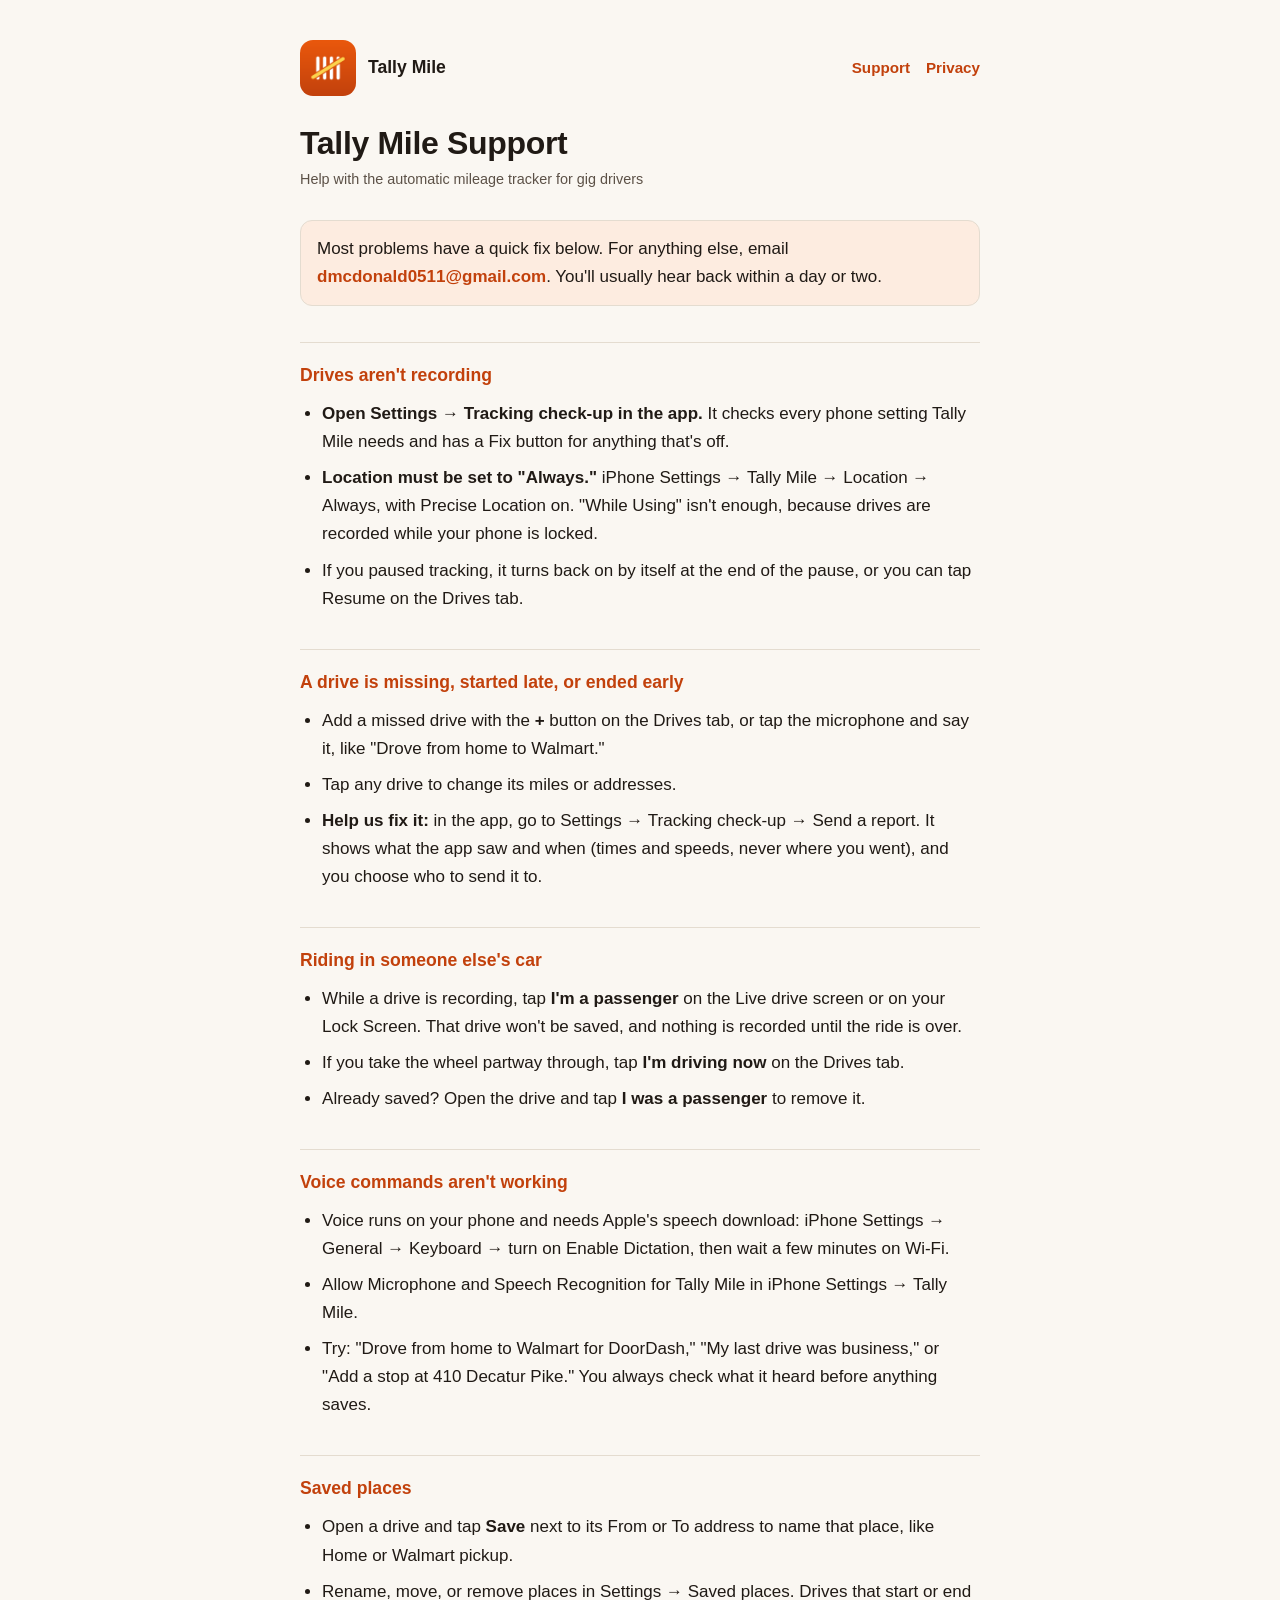
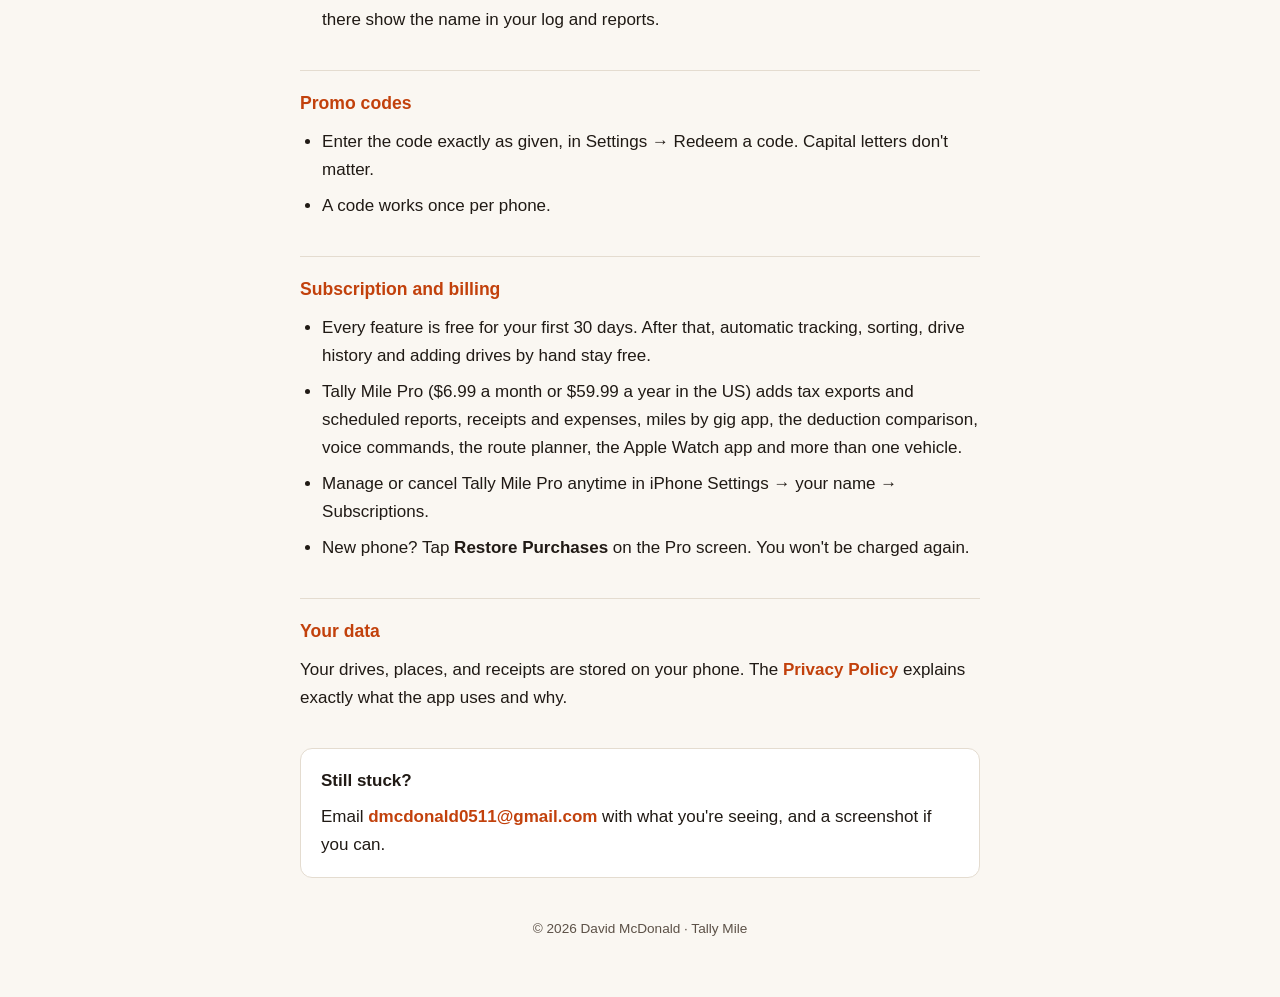
<file: index.html>
<!doctype html>
<html lang="en">
<head>
  <meta charset="utf-8">
  <meta name="viewport" content="width=device-width, initial-scale=1">
  <title>Tally Mile Support</title>
  <meta name="description" content="Help with Tally Mile, the automatic mileage tracker for gig drivers.">
  <link rel="icon" href="icon.png">
  <link rel="stylesheet" href="style.css">
</head>
<body>
<div class="wrap">
  <header>
    <img src="icon.png" alt="">
    <span class="brand">Tally Mile</span>
    <nav><a href="./">Support</a><a href="privacy/">Privacy</a></nav>
  </header>

  <h1>Tally Mile Support</h1>
  <p class="meta">Help with the automatic mileage tracker for gig drivers</p>

  <p class="callout">Most problems have a quick fix below. For anything else, email <a href="mailto:dmcdonald0511@gmail.com">dmcdonald0511@gmail.com</a>. You'll usually hear back within a day or two.</p>

  <h2>Drives aren't recording</h2>
  <ul>
    <li><strong>Open Settings → Tracking check-up in the app.</strong> It checks every phone setting Tally Mile needs and has a Fix button for anything that's off.</li>
    <li><strong>Location must be set to "Always."</strong> iPhone Settings → Tally Mile → Location → Always, with Precise Location on. "While Using" isn't enough, because drives are recorded while your phone is locked.</li>
    <li>If you paused tracking, it turns back on by itself at the end of the pause, or you can tap Resume on the Drives tab.</li>
  </ul>

  <h2>A drive is missing, started late, or ended early</h2>
  <ul>
    <li>Add a missed drive with the <strong>+</strong> button on the Drives tab, or tap the microphone and say it, like "Drove from home to Walmart."</li>
    <li>Tap any drive to change its miles or addresses.</li>
    <li><strong>Help us fix it:</strong> in the app, go to Settings → Tracking check-up → Send a report. It shows what the app saw and when (times and speeds, never where you went), and you choose who to send it to.</li>
  </ul>

  <h2>Riding in someone else's car</h2>
  <ul>
    <li>While a drive is recording, tap <strong>I'm a passenger</strong> on the Live drive screen or on your Lock Screen. That drive won't be saved, and nothing is recorded until the ride is over.</li>
    <li>If you take the wheel partway through, tap <strong>I'm driving now</strong> on the Drives tab.</li>
    <li>Already saved? Open the drive and tap <strong>I was a passenger</strong> to remove it.</li>
  </ul>

  <h2>Voice commands aren't working</h2>
  <ul>
    <li>Voice runs on your phone and needs Apple's speech download: iPhone Settings → General → Keyboard → turn on Enable Dictation, then wait a few minutes on Wi-Fi.</li>
    <li>Allow Microphone and Speech Recognition for Tally Mile in iPhone Settings → Tally Mile.</li>
    <li>Try: "Drove from home to Walmart for DoorDash," "My last drive was business," or "Add a stop at 410 Decatur Pike." You always check what it heard before anything saves.</li>
  </ul>

  <h2>Saved places</h2>
  <ul>
    <li>Open a drive and tap <strong>Save</strong> next to its From or To address to name that place, like Home or Walmart pickup.</li>
    <li>Rename, move, or remove places in Settings → Saved places. Drives that start or end there show the name in your log and reports.</li>
  </ul>

  <h2>Promo codes</h2>
  <ul>
    <li>Enter the code exactly as given, in Settings → Redeem a code. Capital letters don't matter.</li>
    <li>A code works once per phone.</li>
  </ul>

  <h2>Subscription and billing</h2>
  <ul>
    <li>Every feature is free for your first 30 days. After that, automatic tracking, sorting, drive history and adding drives by hand stay free.</li>
    <li>Tally Mile Pro ($6.99 a month or $59.99 a year in the US) adds tax exports and scheduled reports, receipts and expenses, miles by gig app, the deduction comparison, voice commands, the route planner, the Apple Watch app and more than one vehicle.</li>
    <li>Manage or cancel Tally Mile Pro anytime in iPhone Settings → your name → Subscriptions.</li>
    <li>New phone? Tap <strong>Restore Purchases</strong> on the Pro screen. You won't be charged again.</li>
  </ul>

  <h2>Your data</h2>
  <p>Your drives, places, and receipts are stored on your phone. The <a href="privacy/">Privacy Policy</a> explains exactly what the app uses and why.</p>

  <div class="contact">
    <strong>Still stuck?</strong>
    <p style="margin:8px 0 0">Email <a href="mailto:dmcdonald0511@gmail.com">dmcdonald0511@gmail.com</a> with what you're seeing, and a screenshot if you can.</p>
  </div>

  <footer>© 2026 David McDonald · Tally Mile</footer>
</div>
</body>
</html>
</file>
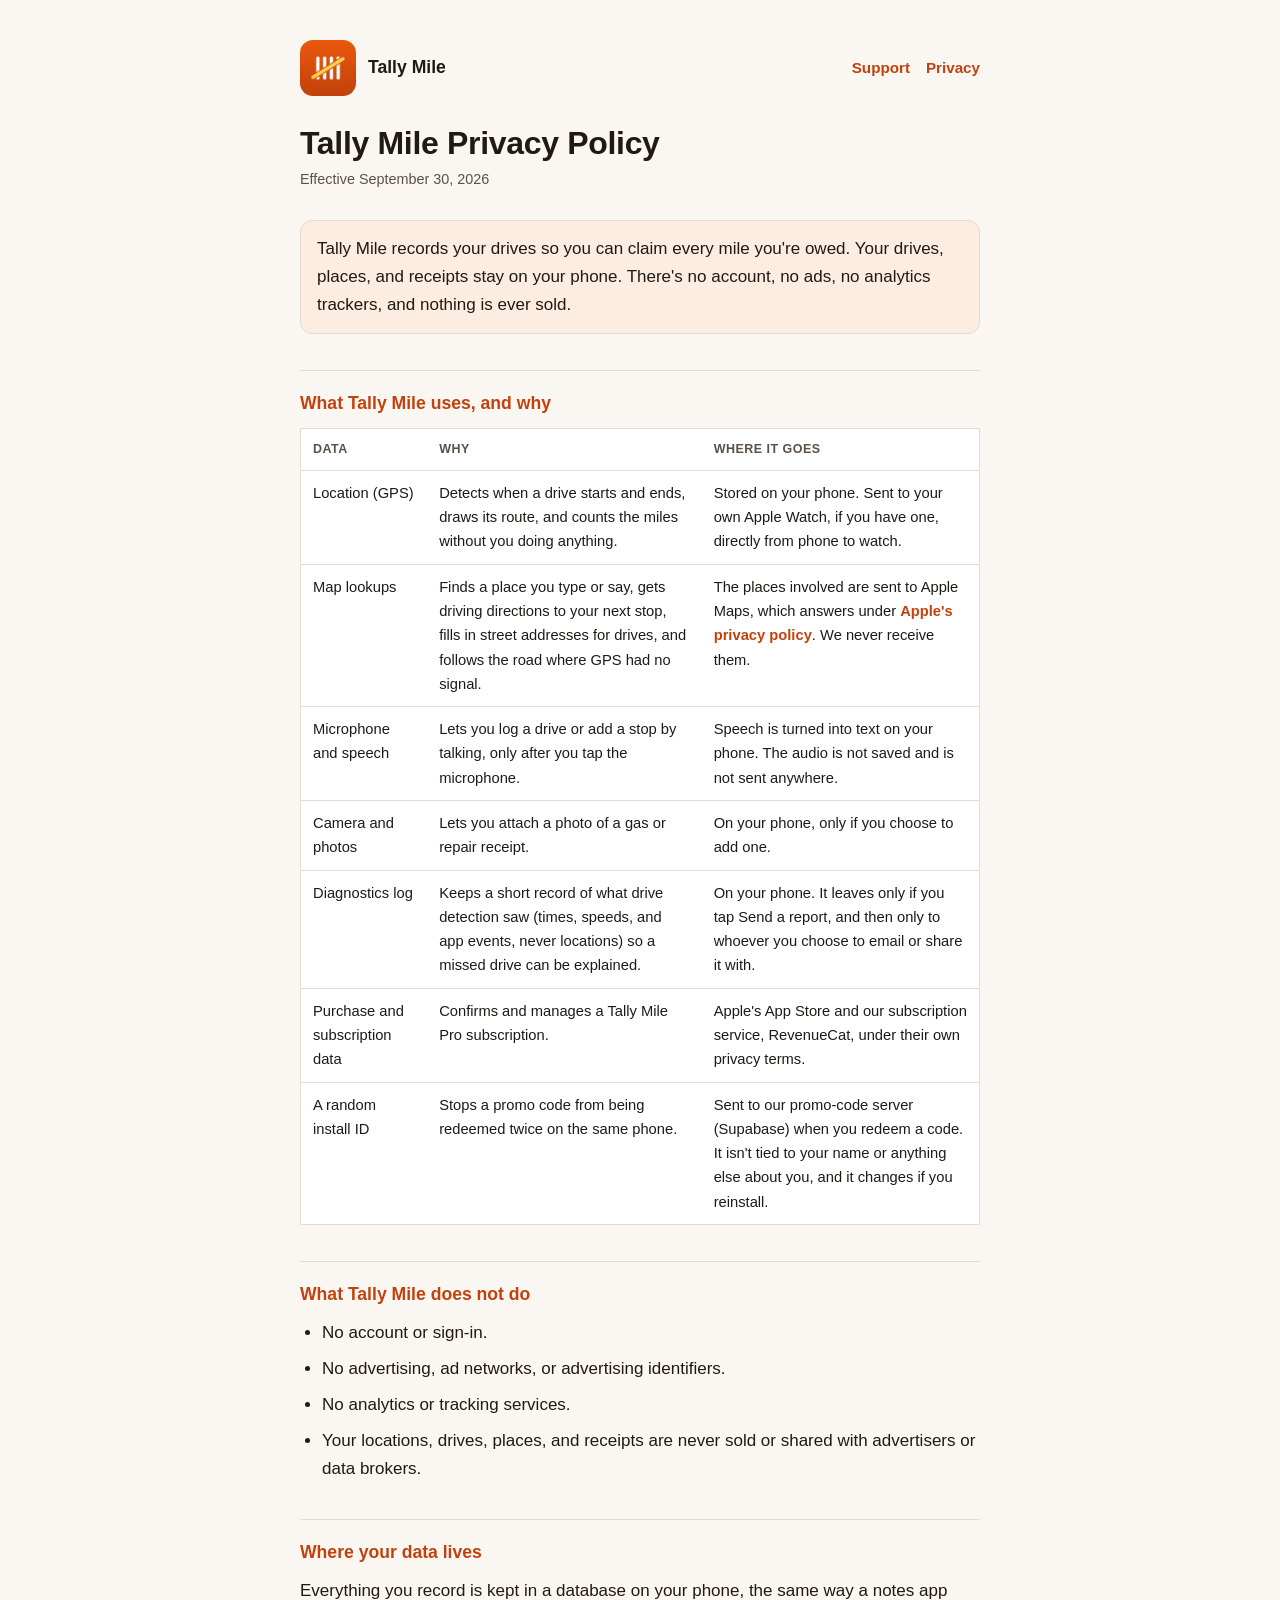
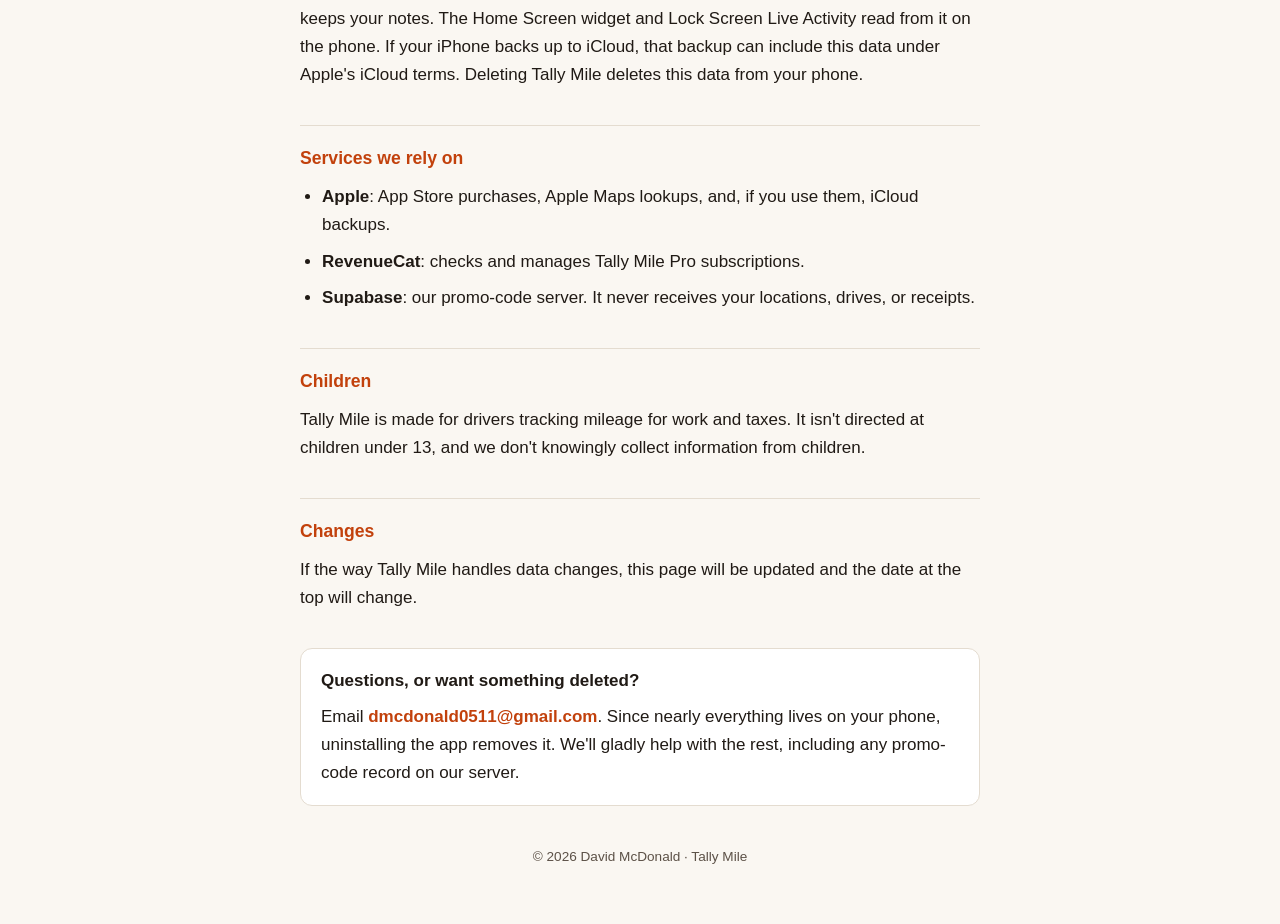
<file: privacy/index.html>
<!doctype html>
<html lang="en">
<head>
  <meta charset="utf-8">
  <meta name="viewport" content="width=device-width, initial-scale=1">
  <title>Tally Mile Privacy Policy</title>
  <meta name="description" content="What Tally Mile uses, why, and what it never does.">
  <link rel="icon" href="../icon.png">
  <link rel="stylesheet" href="../style.css">
</head>
<body>
<div class="wrap">
  <header>
    <img src="../icon.png" alt="">
    <span class="brand">Tally Mile</span>
    <nav><a href="../">Support</a><a href="./">Privacy</a></nav>
  </header>

  <h1>Tally Mile Privacy Policy</h1>
  <p class="meta">Effective September 30, 2026</p>

  <p class="callout">Tally Mile records your drives so you can claim every mile you're owed. Your drives, places, and receipts stay on your phone. There's no account, no ads, no analytics trackers, and nothing is ever sold.</p>

  <h2>What Tally Mile uses, and why</h2>
  <div class="table-wrap">
  <table>
    <tr><th>Data</th><th>Why</th><th>Where it goes</th></tr>
    <tr><td>Location (GPS)</td><td>Detects when a drive starts and ends, draws its route, and counts the miles without you doing anything.</td><td>Stored on your phone. Sent to your own Apple Watch, if you have one, directly from phone to watch.</td></tr>
    <tr><td>Map lookups</td><td>Finds a place you type or say, gets driving directions to your next stop, fills in street addresses for drives, and follows the road where GPS had no signal.</td><td>The places involved are sent to Apple Maps, which answers under <a href="https://www.apple.com/legal/privacy/">Apple's privacy policy</a>. We never receive them.</td></tr>
    <tr><td>Microphone and speech</td><td>Lets you log a drive or add a stop by talking, only after you tap the microphone.</td><td>Speech is turned into text on your phone. The audio is not saved and is not sent anywhere.</td></tr>
    <tr><td>Camera and photos</td><td>Lets you attach a photo of a gas or repair receipt.</td><td>On your phone, only if you choose to add one.</td></tr>
    <tr><td>Diagnostics log</td><td>Keeps a short record of what drive detection saw (times, speeds, and app events, never locations) so a missed drive can be explained.</td><td>On your phone. It leaves only if you tap Send a report, and then only to whoever you choose to email or share it with.</td></tr>
    <tr><td>Purchase and subscription data</td><td>Confirms and manages a Tally Mile Pro subscription.</td><td>Apple's App Store and our subscription service, RevenueCat, under their own privacy terms.</td></tr>
    <tr><td>A random install ID</td><td>Stops a promo code from being redeemed twice on the same phone.</td><td>Sent to our promo-code server (Supabase) when you redeem a code. It isn't tied to your name or anything else about you, and it changes if you reinstall.</td></tr>
  </table>
  </div>

  <h2>What Tally Mile does not do</h2>
  <ul>
    <li>No account or sign-in.</li>
    <li>No advertising, ad networks, or advertising identifiers.</li>
    <li>No analytics or tracking services.</li>
    <li>Your locations, drives, places, and receipts are never sold or shared with advertisers or data brokers.</li>
  </ul>

  <h2>Where your data lives</h2>
  <p>Everything you record is kept in a database on your phone, the same way a notes app keeps your notes. The Home Screen widget and Lock Screen Live Activity read from it on the phone. If your iPhone backs up to iCloud, that backup can include this data under Apple's iCloud terms. Deleting Tally Mile deletes this data from your phone.</p>

  <h2>Services we rely on</h2>
  <ul>
    <li><strong>Apple</strong>: App Store purchases, Apple Maps lookups, and, if you use them, iCloud backups.</li>
    <li><strong>RevenueCat</strong>: checks and manages Tally Mile Pro subscriptions.</li>
    <li><strong>Supabase</strong>: our promo-code server. It never receives your locations, drives, or receipts.</li>
  </ul>

  <h2>Children</h2>
  <p>Tally Mile is made for drivers tracking mileage for work and taxes. It isn't directed at children under 13, and we don't knowingly collect information from children.</p>

  <h2>Changes</h2>
  <p>If the way Tally Mile handles data changes, this page will be updated and the date at the top will change.</p>

  <div class="contact">
    <strong>Questions, or want something deleted?</strong>
    <p style="margin:8px 0 0">Email <a href="mailto:dmcdonald0511@gmail.com">dmcdonald0511@gmail.com</a>. Since nearly everything lives on your phone, uninstalling the app removes it. We'll gladly help with the rest, including any promo-code record on our server.</p>
  </div>

  <footer>© 2026 David McDonald · Tally Mile</footer>
</div>
</body>
</html>
</file>
<file: style.css>
:root {
  --ink: #201a15;
  --ink-soft: #5c5147;
  --paper: #faf7f2;
  --paper-raised: #ffffff;
  --line: #e4dcd0;
  --accent: #c2410c;
  --accent-soft: #fdece0;
  color-scheme: light;
}
@media (prefers-color-scheme: dark) {
  :root {
    --ink: #f2ede4;
    --ink-soft: #b8ada0;
    --paper: #1a1613;
    --paper-raised: #241f1a;
    --line: #3a322a;
    --accent: #ff8a4c;
    --accent-soft: #3a2318;
    color-scheme: dark;
  }
}
* { box-sizing: border-box; }
body {
  margin: 0;
  background: var(--paper);
  color: var(--ink);
  font: 17px/1.65 -apple-system, BlinkMacSystemFont, 'Segoe UI', Roboto, sans-serif;
  padding: 40px 16px 56px;
}
.wrap { max-width: 680px; margin: 0 auto; }
header { display: flex; align-items: center; gap: 12px; margin-bottom: 28px; }
header img { width: 56px; height: 56px; border-radius: 13px; }
header .brand { font-weight: 800; font-size: 1.1rem; }
header nav { margin-left: auto; display: flex; gap: 16px; font-size: 0.95rem; }
a { color: var(--accent); font-weight: 600; text-decoration: none; }
a:hover { text-decoration: underline; }
h1 { font-size: 2rem; line-height: 1.2; letter-spacing: -0.01em; margin: 0 0 6px; }
.meta { color: var(--ink-soft); font-size: 0.9rem; margin: 0 0 28px; }
h2 {
  font-size: 1.1rem;
  color: var(--accent);
  margin: 36px 0 10px;
  padding-top: 18px;
  border-top: 1px solid var(--line);
}
p { margin: 0 0 14px; }
ul { margin: 0 0 14px; padding-left: 1.3em; }
li { margin-bottom: 8px; }
.callout {
  background: var(--accent-soft);
  border: 1px solid var(--line);
  border-radius: 12px;
  padding: 14px 16px;
  margin: 0 0 8px;
}
.table-wrap { overflow-x: auto; margin: 8px 0 14px; }
table {
  width: 100%;
  border-collapse: collapse;
  font-size: 0.92rem;
  background: var(--paper-raised);
  border: 1px solid var(--line);
}
th, td { text-align: left; padding: 10px 12px; border-bottom: 1px solid var(--line); vertical-align: top; }
th { color: var(--ink-soft); font-size: 0.78rem; text-transform: uppercase; letter-spacing: 0.04em; }
.contact {
  background: var(--paper-raised);
  border: 1px solid var(--line);
  border-radius: 12px;
  padding: 18px 20px;
  margin-top: 36px;
}
footer { color: var(--ink-soft); font-size: 0.85rem; margin-top: 40px; text-align: center; }
@media (max-width: 480px) {
  h1 { font-size: 1.6rem; }
  header nav { gap: 12px; }
}
</file>
